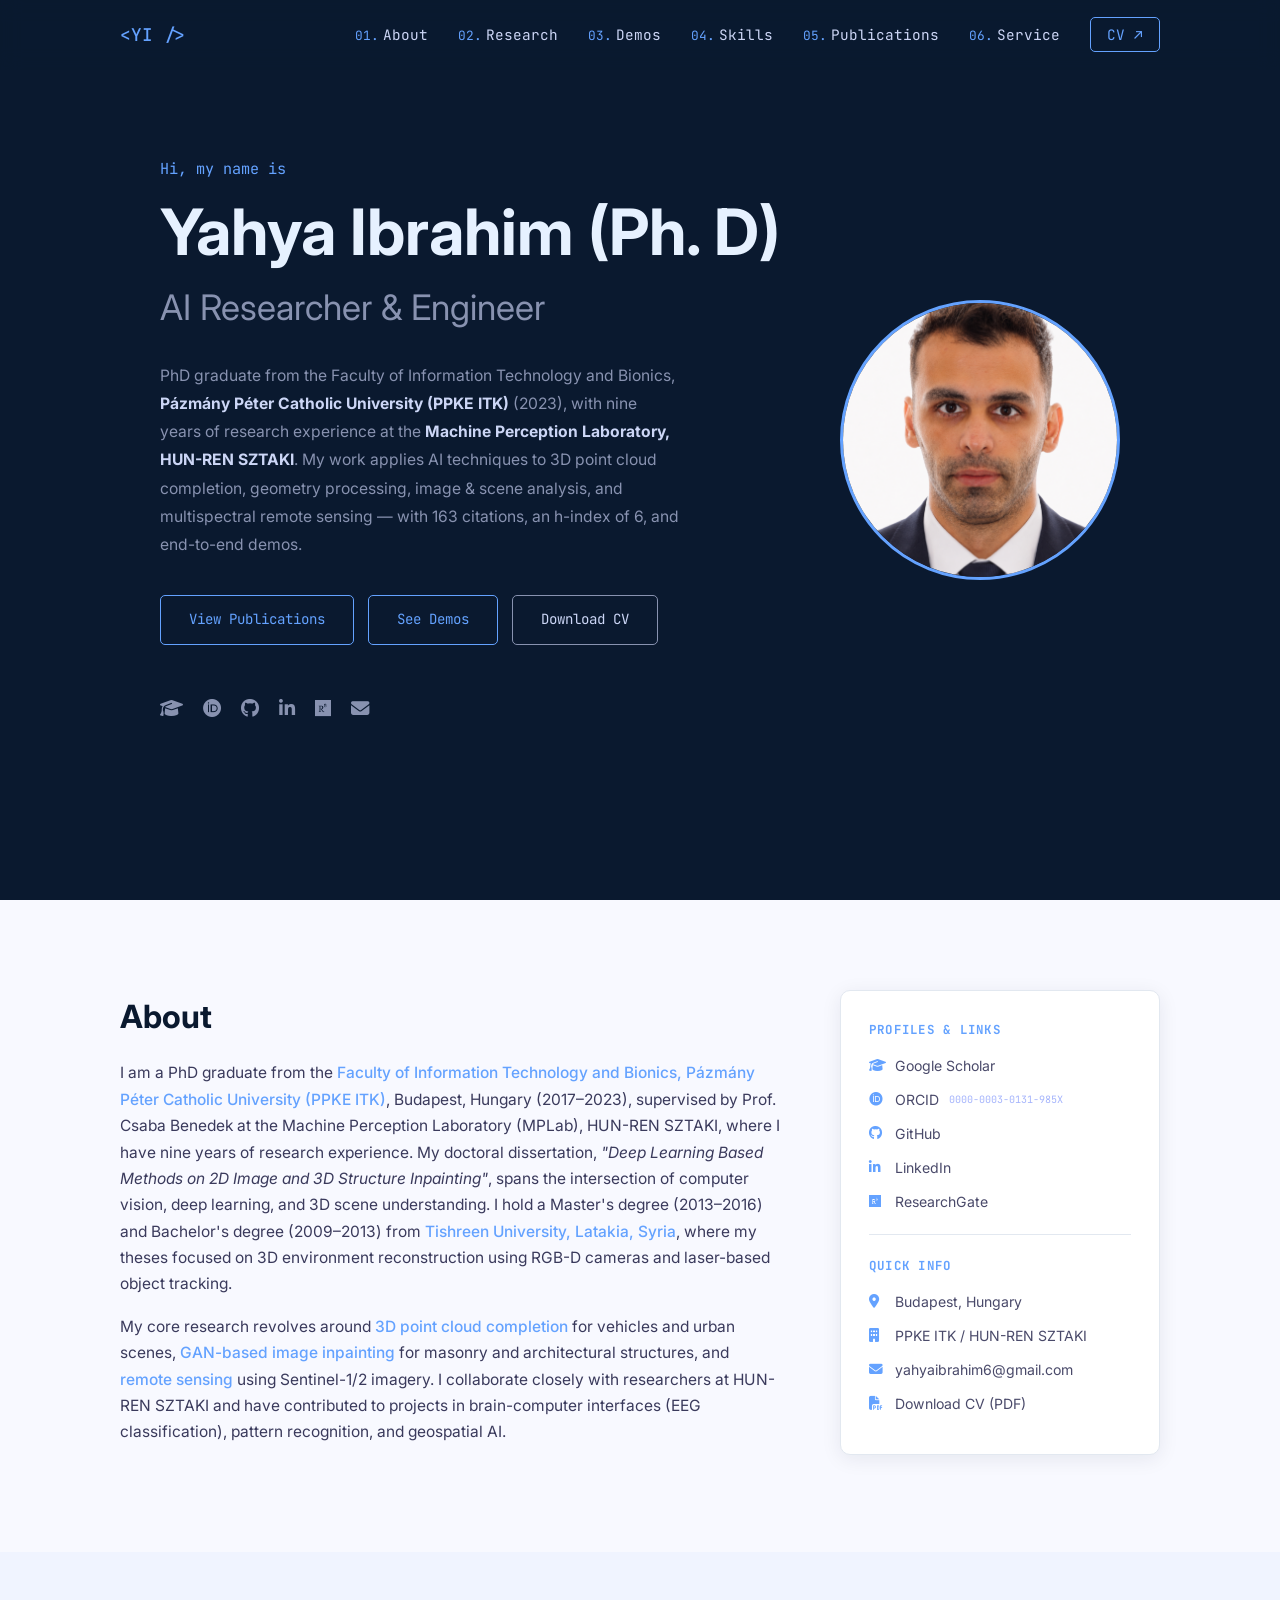
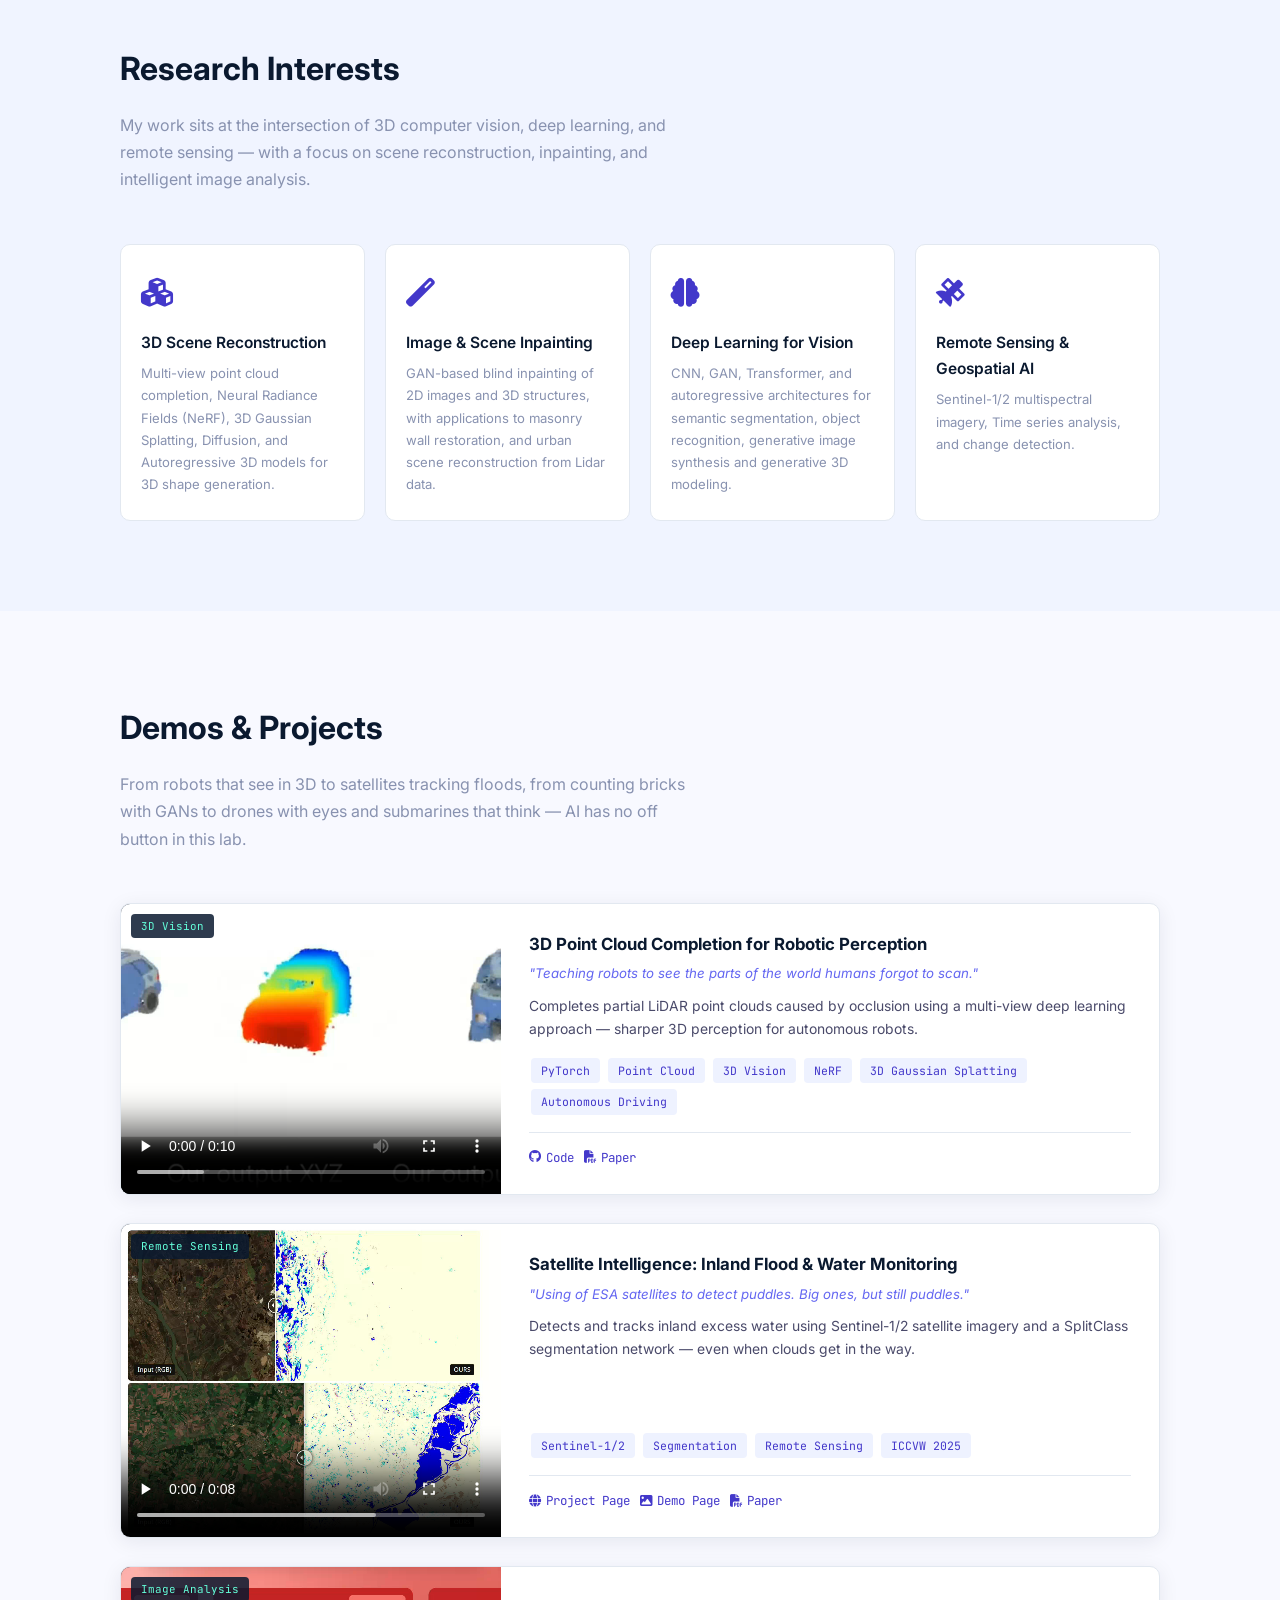
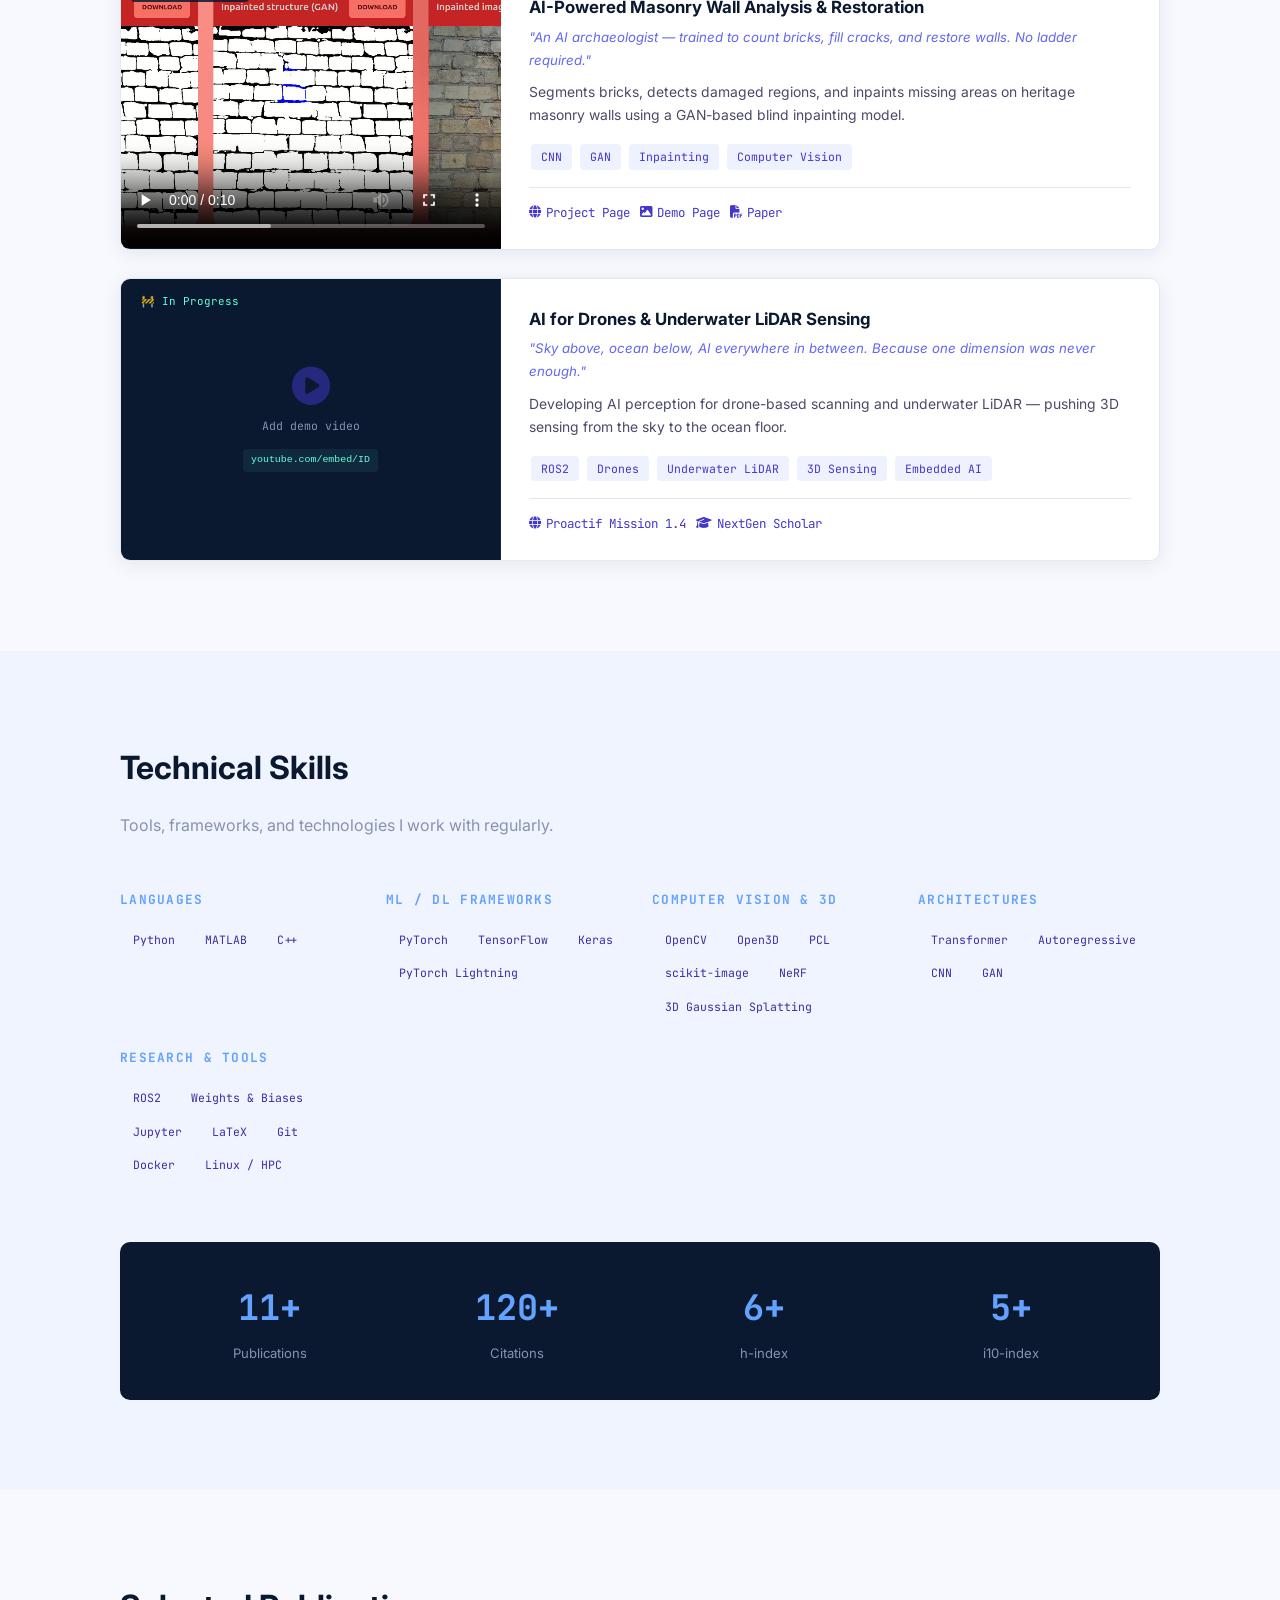
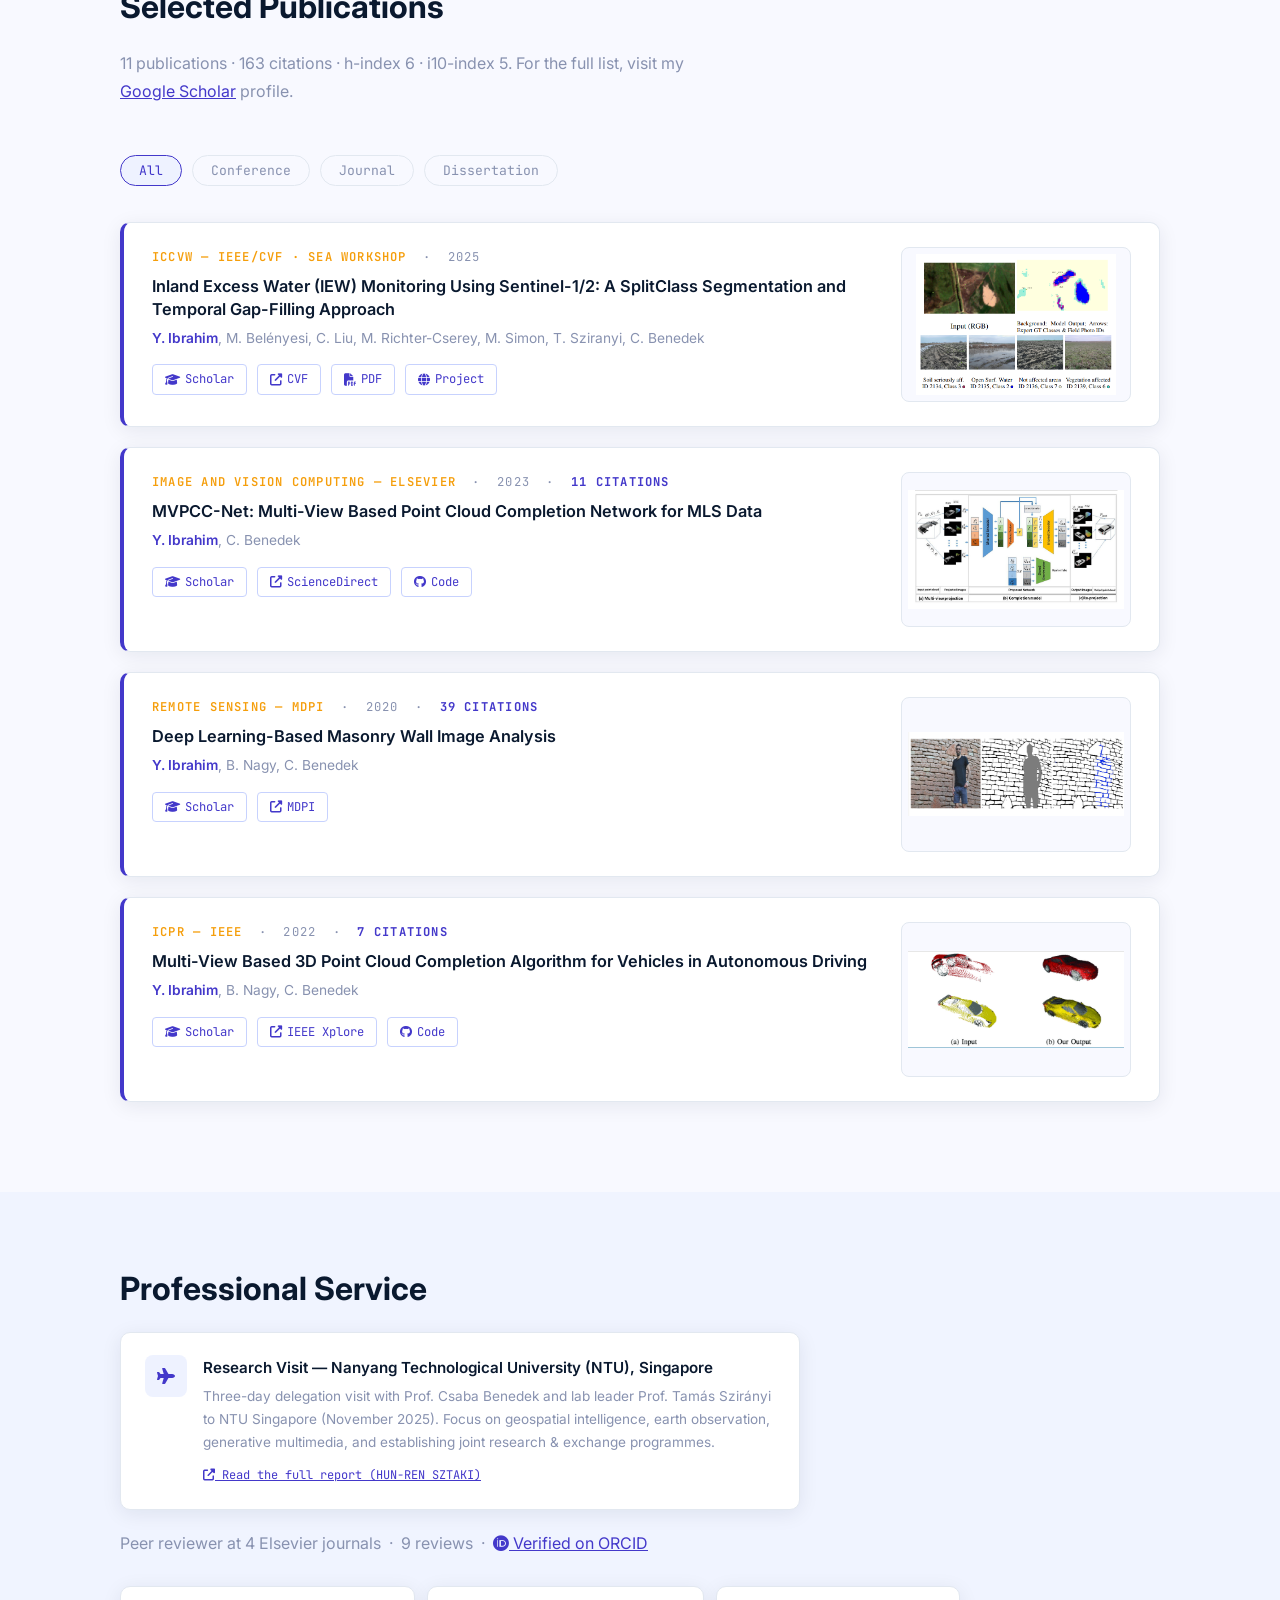
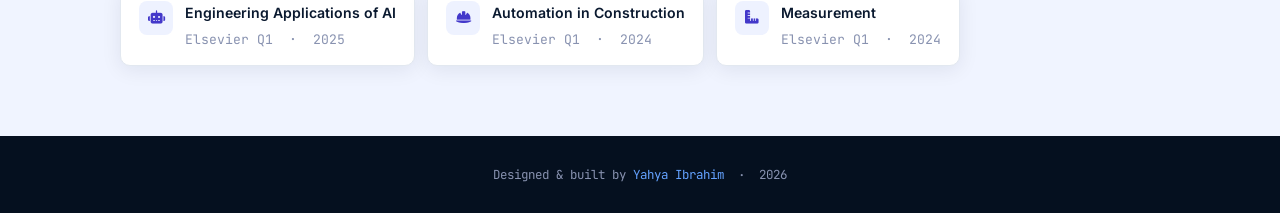
<file: index.html>
<!DOCTYPE html>
<html lang="en">
<head>
  <meta charset="UTF-8" />
  <meta name="viewport" content="width=device-width, initial-scale=1.0" />
  <title>Yahya Ibrahim — AI Researcher & Engineer</title>

  <!-- Fonts -->
  <link href="https://fonts.googleapis.com/css2?family=Inter:wght@300;400;500;600;700&family=JetBrains+Mono:wght@400;500&display=swap" rel="stylesheet" />
  <!-- Font Awesome -->
  <link rel="stylesheet" href="https://cdnjs.cloudflare.com/ajax/libs/font-awesome/6.5.0/css/all.min.css" />

  <style>
    /* ── Reset & Base ── */
    *, *::before, *::after { box-sizing: border-box; margin: 0; padding: 0; }

    :root {
      --navy:    #0a192f;
      --navy-2:  #112240;
      --navy-3:  #1e3a5f;
      --slate:   #8892b0;
      --light:   #ccd6f6;
      --white:   #e6f1ff;
      --accent:  #64a2ff;
      --accent2: #57cbff;
      --text:    #1a1a2e;
      --body-bg: #f8f9ff;
      --card-bg: #ffffff;
      --border:  #e2e8f0;
      --font:    'Inter', sans-serif;
      --mono:    'JetBrains Mono', monospace;
      --nav-h:   70px;
      --radius:  10px;
      --shadow:  0 4px 20px rgba(10,25,47,.08);
      --shadow-md: 0 8px 30px rgba(10,25,47,.12);
    }

    html { scroll-behavior: smooth; }

    body {
      font-family: var(--font);
      background: var(--body-bg);
      color: var(--text);
      line-height: 1.7;
    }

    a { color: inherit; text-decoration: none; }
    ul { list-style: none; }
    img { display: block; max-width: 100%; }

    section { padding: 90px 0; }
    .container { max-width: 1100px; margin: 0 auto; padding: 0 30px; }

    /* ── Typography helpers ── */
    .section-label {
      font-family: var(--mono);
      font-size: .8rem;
      color: #f97316;
      letter-spacing: .12em;
      text-transform: uppercase;
      margin-bottom: 8px;
    }
    .section-title {
      font-size: 2rem;
      font-weight: 700;
      color: var(--navy);
      margin-bottom: 16px;
    }
    .section-sub {
      color: var(--slate);
      max-width: 580px;
      margin-bottom: 50px;
    }
    .tag {
      display: inline-block;
      font-family: var(--mono);
      font-size: .72rem;
      background: #eef2ff;
      color: #4338ca;
      border-radius: 4px;
      padding: 3px 10px;
      margin: 3px 2px;
    }

    /* ── Navigation ── */
    nav {
      position: fixed;
      top: 0; left: 0; right: 0;
      height: var(--nav-h);
      background: rgba(10,25,47,.96);
      backdrop-filter: blur(10px);
      z-index: 1000;
      display: flex;
      align-items: center;
    }
    .nav-inner {
      max-width: 1100px;
      margin: 0 auto;
      padding: 0 30px;
      width: 100%;
      display: flex;
      align-items: center;
      justify-content: space-between;
    }
    .nav-logo {
      font-family: var(--mono);
      font-size: 1.1rem;
      color: var(--accent);
      font-weight: 500;
    }
    .nav-links {
      display: flex;
      gap: 30px;
      align-items: center;
    }
    .nav-links a {
      font-size: .9rem;
      color: var(--light);
      transition: color .2s;
      font-family: var(--mono);
    }
    .nav-links a:hover { color: var(--accent); }
    .nav-links .nav-num {
      color: var(--accent);
      margin-right: 4px;
      font-size: .8rem;
    }
    .nav-cv {
      border: 1px solid var(--accent);
      color: var(--accent) !important;
      padding: 7px 16px;
      border-radius: 5px;
      transition: background .2s !important;
    }
    .nav-cv:hover { background: rgba(100,255,218,.1) !important; }

    /* ── Hamburger (mobile) ── */
    .hamburger { display: none; cursor: pointer; flex-direction: column; gap: 5px; }
    .hamburger span { width: 24px; height: 2px; background: var(--light); border-radius: 2px; transition: .3s; }

    /* ── Hero ── */
    #hero {
      min-height: 100vh;
      background: var(--navy);
      display: flex;
      align-items: center;
      padding-top: var(--nav-h);
    }
    .hero-inner {
      display: grid;
      grid-template-columns: 1fr auto;
      gap: 60px;
      align-items: center;
    }
    .hero-greeting {
      font-family: var(--mono);
      font-size: .95rem;
      color: var(--accent);
      margin-bottom: 16px;
    }
    .hero-name {
      font-size: clamp(2.4rem, 5vw, 4rem);
      font-weight: 700;
      color: var(--white);
      line-height: 1.1;
      margin-bottom: 10px;
    }
    .hero-title {
      font-size: clamp(1.4rem, 3vw, 2.2rem);
      font-weight: 400;
      color: var(--slate);
      margin-bottom: 24px;
    }
    .hero-bio {
      color: var(--slate);
      max-width: 520px;
      font-size: .98rem;
      margin-bottom: 36px;
      line-height: 1.8;
    }
    .hero-buttons {
      display: flex;
      flex-wrap: wrap;
      gap: 14px;
      margin-bottom: 48px;
    }
    .btn-primary {
      background: transparent;
      border: 1px solid var(--accent);
      color: var(--accent);
      padding: 12px 28px;
      border-radius: 5px;
      font-family: var(--mono);
      font-size: .88rem;
      cursor: pointer;
      transition: background .2s;
    }
    .btn-primary:hover { background: rgba(100,255,218,.1); }
    .btn-ghost {
      background: transparent;
      border: 1px solid var(--slate);
      color: var(--light);
      padding: 12px 28px;
      border-radius: 5px;
      font-family: var(--mono);
      font-size: .88rem;
      cursor: pointer;
      transition: border-color .2s, color .2s;
    }
    .btn-ghost:hover { border-color: var(--accent); color: var(--accent); }

    /* Social strip */
    .hero-social {
      display: flex;
      gap: 20px;
      align-items: center;
    }
    .hero-social a {
      color: var(--slate);
      font-size: 1.15rem;
      transition: color .2s, transform .2s;
    }
    .hero-social a:hover { color: var(--accent); transform: translateY(-2px); }

    /* Photo */
    .hero-photo {
      position: relative;
      flex-shrink: 0;
    }
    .hero-photo-frame {
      width: 280px;
      height: 280px;
      border-radius: 50%;
      overflow: hidden;
      border: 3px solid var(--accent);
      background: var(--navy-2);
      display: flex;
      align-items: center;
      justify-content: center;
    }
    .hero-photo-frame img {
      width: 100%;
      height: 100%;
      object-fit: cover;
    }
    .hero-photo-frame .photo-placeholder {
      color: var(--slate);
      font-size: 5rem;
    }
    .hero-photo::after {
      content: '';
      position: absolute;
      width: 280px;
      height: 280px;
      border-radius: 50%;
      border: 2px solid var(--accent);
      top: 14px; left: 14px;
      z-index: -1;
      opacity: .4;
    }

    /* ── About ── */
    #about { background: var(--body-bg); }
    .about-grid {
      display: grid;
      grid-template-columns: 1fr 320px;
      gap: 60px;
      align-items: start;
    }
    .about-text p {
      color: #3a3a5c;
      margin-bottom: 16px;
      font-size: .97rem;
    }
    .about-text .highlight { color: var(--accent); font-weight: 500; }

    /* Quick-info sidebar */
    .about-sidebar {
      background: var(--card-bg);
      border: 1px solid var(--border);
      border-radius: var(--radius);
      padding: 28px;
      box-shadow: var(--shadow);
    }
    .about-sidebar h4 {
      font-size: .78rem;
      font-family: var(--mono);
      color: var(--accent);
      text-transform: uppercase;
      letter-spacing: .1em;
      margin-bottom: 14px;
    }
    .sidebar-links li { margin-bottom: 10px; }
    .sidebar-links a {
      display: flex;
      align-items: center;
      gap: 10px;
      font-size: .88rem;
      color: #4a4a6a;
      transition: color .2s;
    }
    .sidebar-links a:hover { color: var(--accent); }
    .sidebar-links i { width: 16px; color: var(--accent); font-size: .85rem; }
    .sidebar-divider { height: 1px; background: var(--border); margin: 20px 0; }

    /* ── Research Interests ── */
    #research { background: #f0f4ff; }
    .interests-grid {
      display: grid;
      grid-template-columns: repeat(auto-fill, minmax(220px, 1fr));
      gap: 20px;
    }
    .interest-card {
      background: var(--card-bg);
      border: 1px solid var(--border);
      border-radius: var(--radius);
      padding: 24px 20px;
      transition: transform .2s, box-shadow .2s, border-color .2s;
      cursor: default;
    }
    .interest-card:hover {
      transform: translateY(-4px);
      box-shadow: var(--shadow-md);
      border-color: #a5b4fc;
    }
    .interest-icon {
      font-size: 1.8rem;
      margin-bottom: 12px;
      color: #4338ca;
    }
    .interest-card h4 { font-size: .97rem; font-weight: 600; color: var(--navy); margin-bottom: 6px; }
    .interest-card p { font-size: .82rem; color: var(--slate); }

    /* ── Publications ── */
    #publications { background: var(--body-bg); }
    .pub-filters {
      display: flex;
      flex-wrap: wrap;
      gap: 10px;
      margin-bottom: 36px;
    }
    .pub-filter-btn {
      padding: 6px 18px;
      border: 1px solid var(--border);
      border-radius: 20px;
      font-size: .82rem;
      font-family: var(--mono);
      background: transparent;
      cursor: pointer;
      color: var(--slate);
      transition: .2s;
    }
    .pub-filter-btn.active, .pub-filter-btn:hover {
      border-color: #4338ca;
      color: #4338ca;
      background: #eef2ff;
    }
    .pub-list { display: flex; flex-direction: column; gap: 20px; }
    .pub-card {
      background: var(--card-bg);
      border: 1px solid var(--border);
      border-left: 4px solid #4338ca;
      border-radius: var(--radius);
      padding: 24px 28px;
      box-shadow: var(--shadow);
      transition: box-shadow .2s;
      display: grid;
      grid-template-columns: 1fr 230px;
      gap: 24px;
      align-items: start;
    }
    .pub-card:hover { box-shadow: var(--shadow-md); }
    .pub-card-img {
      width: 230px;
      height: 155px;
      border-radius: 8px;
      overflow: hidden;
      border: 1px solid var(--border);
      flex-shrink: 0;
      align-self: center;
      background: #f8f9ff;
      display: flex;
      align-items: center;
      justify-content: center;
      padding: 6px;
    }
    .pub-card-img img {
      width: 100%;
      height: 100%;
      object-fit: contain;
      transition: transform .35s;
      display: block;
    }
    .pub-card:hover .pub-card-img img { transform: scale(1.04); }
    .pub-img-empty {
      width: 100%;
      height: 100%;
      display: flex;
      flex-direction: column;
      align-items: center;
      justify-content: center;
      gap: 7px;
      border: 2px dashed #c7d2fe;
      border-radius: 8px;
      background: #f5f7ff;
      color: #818cf8;
      font-size: .7rem;
      font-family: var(--mono);
      text-align: center;
      padding: 14px;
      transition: border-color .2s, background .2s;
    }
    .pub-img-empty:hover { border-color: #6366f1; background: #eef2ff; }
    .pub-img-empty i { font-size: 1.6rem; opacity: .6; }
    .pub-venue {
      font-family: var(--mono);
      font-size: .76rem;
      color: var(--slate);
      text-transform: uppercase;
      letter-spacing: .1em;
      margin-bottom: 8px;
    }
    .pub-venue .venue-name {
      color: #f59e0b;
      font-weight: 600;
    }
    .pub-title {
      font-size: 1.02rem;
      font-weight: 600;
      color: var(--navy);
      margin-bottom: 6px;
      line-height: 1.4;
    }
    .pub-authors {
      font-size: .86rem;
      color: var(--slate);
      margin-bottom: 14px;
    }
    .pub-authors .me { font-weight: 600; color: #4338ca; }
    .pub-links { display: flex; flex-wrap: wrap; gap: 10px; }
    .pub-link {
      display: flex;
      align-items: center;
      gap: 5px;
      font-family: var(--mono);
      font-size: .76rem;
      color: #4338ca;
      border: 1px solid #c7d2fe;
      border-radius: 4px;
      padding: 4px 12px;
      transition: background .2s;
    }
    .pub-link:hover { background: #eef2ff; }

    /* ── Professional Service ── */
    #service { background: #f0f4ff; padding: 70px 0; }
    .service-grid {
      display: grid;
      grid-template-columns: 1fr 1fr;
      gap: 24px;
      margin-top: 40px;
    }
    .service-card {
      background: var(--card-bg);
      border: 1px solid var(--border);
      border-radius: var(--radius);
      padding: 22px 24px;
      box-shadow: var(--shadow);
      display: flex;
      gap: 16px;
      align-items: flex-start;
      transition: box-shadow .2s;
    }
    .service-card:hover { box-shadow: var(--shadow-md); }
    .service-icon {
      width: 42px; height: 42px;
      border-radius: 8px;
      background: #eef2ff;
      display: flex; align-items: center; justify-content: center;
      flex-shrink: 0;
      color: #4338ca;
      font-size: 1rem;
    }
    .service-card h4 { font-size: .95rem; font-weight: 600; color: var(--navy); margin-bottom: 4px; }
    .service-card p { font-size: .82rem; color: var(--slate); margin-bottom: 0; }
    .service-meta {
      font-family: var(--mono);
      font-size: .72rem;
      color: #a5b4fc;
      margin-top: 6px;
    }
    .orcid-badge {
      display: inline-flex;
      align-items: center;
      gap: 8px;
      background: #f0fdf4;
      border: 1px solid #bbf7d0;
      border-radius: 6px;
      padding: 8px 16px;
      font-size: .82rem;
      color: #16a34a;
      margin-top: 16px;
      text-decoration: none;
      transition: background .2s;
    }
    .orcid-badge:hover { background: #dcfce7; }
    .orcid-badge i { font-size: 1.1rem; }
    @media (max-width: 700px) { .service-grid { grid-template-columns: 1fr; } }

    /* ── Demos / Projects ── */
    /* ── Demos ── */
    #demos { background: var(--body-bg); }
    .demo-list { display: flex; flex-direction: column; gap: 28px; }
    .demo-item {
      background: var(--card-bg);
      border: 1px solid var(--border);
      border-radius: var(--radius);
      overflow: hidden;
      box-shadow: var(--shadow);
      display: grid;
      grid-template-columns: 380px 1fr;
      transition: box-shadow .25s;
      min-height: 220px;
    }
    .demo-item:hover { box-shadow: var(--shadow-md); }
    .demo-video-col {
      position: relative;
      background: var(--navy);
      overflow: hidden;
      display: flex;
      flex-direction: column;
    }
    .demo-video-col iframe,
    .demo-video-col video {
      width: 100%;
      flex: 1;
      min-height: 0;
      object-fit: cover;
      display: block;
      border: none;
    }
    .demo-video-empty {
      position: absolute;
      top: 0; left: 0; right: 0; bottom: 0;
      display: flex;
      flex-direction: column;
      align-items: center;
      justify-content: center;
      gap: 10px;
      color: var(--slate);
      font-family: var(--mono);
      font-size: .72rem;
      text-align: center;
      padding: 20px;
      cursor: default;
      border-right: 1px solid rgba(100,255,218,.08);
    }
    .demo-video-empty i { font-size: 2.4rem; color: #4338ca; opacity: .5; }
    .demo-video-empty code {
      font-size: .62rem;
      color: #64ffda;
      background: rgba(100,255,218,.07);
      padding: 3px 8px;
      border-radius: 4px;
      margin-top: 4px;
    }
    .demo-video-label {
      position: absolute;
      top: 10px; left: 10px;
      font-family: var(--mono);
      font-size: .68rem;
      color: #64ffda;
      background: rgba(10,25,47,.85);
      padding: 3px 10px;
      border-radius: 4px;
      z-index: 1;
    }
    .demo-text-col { padding: 26px 28px; display: flex; flex-direction: column; }
    .demo-text-col h4 { font-size: 1.05rem; font-weight: 700; color: var(--navy); margin-bottom: 4px; }
    .demo-funny { font-size: .83rem; color: #6366f1; font-style: italic; margin-bottom: 10px; }
    .demo-desc { font-size: .87rem; color: #4a4a6a; margin-bottom: 14px; flex: 1; line-height: 1.65; }
    .demo-tags { margin-bottom: 14px; }
    .demo-links { display: flex; flex-wrap: wrap; gap: 10px; border-top: 1px solid var(--border); padding-top: 14px; margin-top: auto; }
    .demo-btn {
      display: flex; align-items: center; gap: 5px;
      font-size: .78rem; font-family: var(--mono);
      color: #4338ca; transition: color .2s;
    }
    .demo-btn:hover { color: #f97316; }
    .demo-wip {
      display: inline-flex; align-items: center; gap: 6px;
      font-family: var(--mono); font-size: .7rem;
      color: #f97316; background: #fff7ed;
      border: 1px solid #fed7aa; border-radius: 4px;
      padding: 3px 10px; margin-left: auto;
    }
    @media (max-width: 800px) {
      .demo-item { grid-template-columns: 1fr; }
      .demo-video-col { min-height: 210px; }
    }

    /* ── Skills ── */
    #skills { background: #f0f4ff; }
    .skills-grid {
      display: grid;
      grid-template-columns: repeat(auto-fill, minmax(200px, 1fr));
      gap: 24px;
    }
    .skill-group h4 {
      font-family: var(--mono);
      font-size: .8rem;
      color: var(--accent);
      text-transform: uppercase;
      letter-spacing: .1em;
      margin-bottom: 12px;
    }
    .skill-group .tag { background: #f0f4ff; color: #3730a3; margin: 4px 3px; }

    /* Stats bar */
    .stats-row {
      display: grid;
      grid-template-columns: repeat(4, 1fr);
      gap: 20px;
      background: var(--navy);
      border-radius: var(--radius);
      padding: 36px;
      margin-top: 60px;
    }
    .stat-item { text-align: center; }
    .stat-num {
      font-size: 2.2rem;
      font-weight: 700;
      color: var(--accent);
      font-family: var(--mono);
      margin-bottom: 4px;
    }
    .stat-label { font-size: .82rem; color: var(--slate); }

    /* ── Footer ── */
    footer {
      background: #05101f;
      color: var(--slate);
      text-align: center;
      padding: 28px 30px;
      font-family: var(--mono);
      font-size: .78rem;
    }
    footer a { color: var(--accent); }

    /* ── Scroll indicator ── */
    .scroll-line {
      position: fixed;
      top: 0; left: 0;
      height: 3px;
      background: var(--accent);
      z-index: 9999;
      transition: width .1s;
    }

    /* ── Mobile ── */
    @media (max-width: 900px) {
      .hero-inner { grid-template-columns: 1fr; text-align: center; }
      .hero-photo { margin: 0 auto; }
      .hero-buttons, .hero-social { justify-content: center; }
      .about-grid { grid-template-columns: 1fr; }
      .stats-row { grid-template-columns: repeat(2, 1fr); }
      .nav-links { display: none; flex-direction: column; position: absolute; top: var(--nav-h); left: 0; right: 0; background: var(--navy); padding: 20px 30px; gap: 16px; }
      .nav-links.open { display: flex; }
      .hamburger { display: flex; }
    }
    @media (max-width: 700px) {
      .pub-card { grid-template-columns: 1fr; }
      .pub-card-img { width: 100%; height: 180px; order: -1; }
    }
    @media (max-width: 600px) {
      .stats-row { grid-template-columns: 1fr 1fr; padding: 24px; }
      section { padding: 60px 0; }
    }
  </style>
</head>
<body>

<!-- Scroll progress bar -->
<div class="scroll-line" id="scrollLine"></div>

<!-- ── Navigation ── -->
<nav>
  <div class="nav-inner">
    <a href="#hero" class="nav-logo">&lt;YI /&gt;</a>
    <ul class="nav-links" id="navLinks">
      <li><a href="#about"><span class="nav-num">01.</span>About</a></li>
      <li><a href="#research"><span class="nav-num">02.</span>Research</a></li>
      <li><a href="#demos"><span class="nav-num">03.</span>Demos</a></li>
      <li><a href="#skills"><span class="nav-num">04.</span>Skills</a></li>
      <li><a href="#publications"><span class="nav-num">05.</span>Publications</a></li>
      <li><a href="#service"><span class="nav-num">06.</span>Service</a></li>
      <li><a href="assets/Yahya_Ibrahim_PhD_Resume.pdf" target="_blank" class="nav-cv">CV ↗</a></li>
    </ul>
    <div class="hamburger" id="hamburger" onclick="toggleNav()">
      <span></span><span></span><span></span>
    </div>
  </div>
</nav>

<!-- ── Hero ── -->
<section id="hero">
  <div class="container">
    <div class="hero-inner">
      <div>
        <p class="hero-greeting">Hi, my name is</p>
        <h1 class="hero-name">Yahya Ibrahim (Ph. D)</h1>
        <h2 class="hero-title">AI Researcher &amp; Engineer</h2>
        <p class="hero-bio">
          PhD graduate from the Faculty of Information Technology and Bionics,
          <a href="https://ppke.hu/oktatok/ibrahim-yahya-dr" target="_blank" rel="noopener" style="color:var(--light)"><strong>Pázmány Péter Catholic University (PPKE ITK)</strong></a> (2023),
          with nine years of research experience at the
          <a href="https://sztaki.hun-ren.hu/en/organisation/departments/mplab" target="_blank" rel="noopener" style="color:var(--light)"><strong>Machine Perception Laboratory, HUN-REN SZTAKI</strong></a>.
          My work applies AI techniques to 3D point cloud completion, geometry processing, image &amp; scene analysis,
          and multispectral remote sensing — with 163 citations, an h-index of 6, and end-to-end demos.
        </p>
        <div class="hero-buttons">
          <a href="#publications" class="btn-primary">View Publications</a>
          <a href="#demos" class="btn-primary">See Demos</a>
          <a href="assets/Yahya_Ibrahim_PhD_Resume.pdf" target="_blank" rel="noopener" class="btn-ghost">Download CV</a>
        </div>
        <div class="hero-social">
          <a href="https://scholar.google.com/citations?user=1ShbTvIAAAAJ&hl=en" title="Google Scholar" target="_blank" rel="noopener"><i class="fas fa-graduation-cap"></i></a>
          <a href="https://orcid.org/0000-0003-0131-985X" title="ORCID" target="_blank" rel="noopener"><i class="fab fa-orcid"></i></a>
          <a href="#" title="GitHub" target="_blank" rel="noopener"><i class="fab fa-github"></i></a>
          <a href="https://www.linkedin.com/in/yahya-ibrahim-a2b756108/" title="LinkedIn" target="_blank" rel="noopener"><i class="fab fa-linkedin-in"></i></a>
          <a href="https://www.researchgate.net/profile/Yahya-Ibrahim?ev=hdr_xprf" title="ResearchGate" target="_blank" rel="noopener"><i class="fab fa-researchgate"></i></a>
          <a href="mailto:yahyaibrahim6@gmail.com" title="Email"><i class="fas fa-envelope"></i></a>
        </div>
      </div>

      <!-- Profile photo -->
      <div class="hero-photo">
        <div class="hero-photo-frame">
          <!-- TODO: Replace with your photo: <img src="your-photo.jpg" alt="Yahya Ibrahim"> -->
         
            <img src="assets/yahya_tie.png" alt="Yahya Ibrahim", style="object-fit: cover; width: 100%; height: 100%;">
          <div class="photo-overlay"></div>
        </div>
      </div>
    </div>
  </div>
</section>

<!-- ── About ── -->
<section id="about">
  <div class="container">
    <div class="about-grid">
      <!-- Bio text -->
      <div class="about-text">
        <h2 class="section-title">About</h2>
        <p>
          I am a PhD graduate from the <span class="highlight">Faculty of Information Technology and Bionics,
          Pázmány Péter Catholic University (PPKE ITK)</span>, Budapest, Hungary (2017–2023),
          supervised by Prof. Csaba Benedek at the Machine Perception Laboratory (MPLab),
          HUN-REN SZTAKI, where I have nine years of research experience. My doctoral dissertation,
          <em>"Deep Learning Based Methods on 2D Image and 3D Structure Inpainting"</em>,
          spans the intersection of computer vision, deep learning, and 3D scene understanding.
          I hold a Master's degree (2013–2016) and Bachelor's degree (2009–2013) from
          <span class="highlight">Tishreen University, Latakia, Syria</span>, where my theses focused
          on 3D environment reconstruction using RGB-D cameras and laser-based object tracking.
        </p>
        <p>
          My core research revolves around <span class="highlight">3D point cloud completion</span>
          for vehicles and urban scenes, <span class="highlight">GAN-based image inpainting</span>
          for masonry and architectural structures, and <span class="highlight">remote sensing</span>
          using Sentinel-1/2 imagery. I collaborate closely with researchers at HUN-REN SZTAKI
          and have contributed to projects in brain-computer interfaces (EEG classification),
          pattern recognition, and geospatial AI.
        </p>
      </div>

      <!-- Sidebar -->
      <aside class="about-sidebar">
        <h4>Profiles &amp; Links</h4>
        <ul class="sidebar-links">
          <li><a href="https://scholar.google.com/citations?user=1ShbTvIAAAAJ&hl=en" target="_blank"><i class="fas fa-graduation-cap"></i> Google Scholar</a></li>
          <li><a href="https://orcid.org/0000-0003-0131-985X" target="_blank"><i class="fab fa-orcid"></i> ORCID <span style="font-family:var(--mono);font-size:.72em;color:#a5b4fc">0000-0003-0131-985X</span></a></li>
          <li><a href="#" target="_blank"><i class="fab fa-github"></i> GitHub</a></li>
          <li><a href="https://www.linkedin.com/in/yahya-ibrahim-a2b756108/" target="_blank"><i class="fab fa-linkedin-in"></i> LinkedIn</a></li>
          <li><a href="https://www.researchgate.net/profile/Yahya-Ibrahim?ev=hdr_xprf" target="_blank"><i class="fab fa-researchgate"></i> ResearchGate</a></li>
        </ul>
        <div class="sidebar-divider"></div>
        <h4>Quick Info</h4>
        <ul class="sidebar-links">
          <li><a href="#"><i class="fas fa-map-marker-alt"></i> Budapest, Hungary</a></li>
          <li><a href="https://itk.ppke.hu/en" target="_blank"><i class="fas fa-building"></i> PPKE ITK / HUN-REN SZTAKI</a></li>
          <li><a href="mailto:yahyaibrahim6@gmail.com"><i class="fas fa-envelope"></i> yahyaibrahim6@gmail.com</a></li>
          <li><a href="assets/Yahya_Ibrahim_PhD_Resume.pdf" target="_blank" rel="noopener"><i class="fas fa-file-pdf"></i> Download CV (PDF)</a></li>
        </ul>
      </aside>
    </div>
  </div>
</section>

<!-- ── Research Interests ── -->
<section id="research">
  <div class="container">
    <h2 class="section-title">Research Interests</h2>
    <p class="section-sub">
      My work sits at the intersection of 3D computer vision, deep learning, and remote sensing —
      with a focus on scene reconstruction, inpainting, and intelligent image analysis.
    </p>
    <div class="interests-grid">

      <div class="interest-card">
        <div class="interest-icon"><i class="fas fa-cubes"></i></div>
        <h4>3D Scene Reconstruction</h4>
        <p>Multi-view point cloud completion, Neural Radiance Fields (NeRF), 3D Gaussian Splatting, Diffusion, and Autoregressive 3D models for 3D shape generation.</p>
      </div>

      <div class="interest-card">
        <div class="interest-icon"><i class="fas fa-magic"></i></div>
        <h4>Image &amp; Scene Inpainting</h4>
        <p>GAN-based blind inpainting of 2D images and 3D structures, with applications to masonry wall restoration, and urban scene reconstruction from Lidar data.</p>
      </div>

      <div class="interest-card">
        <div class="interest-icon"><i class="fas fa-brain"></i></div>
        <h4>Deep Learning for Vision</h4>
        <p>CNN, GAN, Transformer, and autoregressive architectures for semantic segmentation, object recognition, generative image synthesis and generative 3D modeling.</p>
      </div>

      <div class="interest-card">
        <div class="interest-icon"><i class="fas fa-satellite"></i></div>
        <h4>Remote Sensing &amp; Geospatial AI</h4>
        <p>Sentinel-1/2 multispectral imagery, Time series analysis, and change detection.</p>
      </div>
<!-- ── Research Interests ── 
      <div class="interest-card">
        <div class="interest-icon"><i class="fas fa-building"></i></div>
        <h4>Architectural Image Analysis</h4>
        <p>Masonry wall segmentation, brick detection, and style transfer for heritage structure documentation.</p>
      </div>

      <div class="interest-card">
        <div class="interest-icon"><i class="fas fa-wave-square"></i></div>
        <h4>Brain-Computer Interfaces</h4>
        <p>Multi-class classification of motor imagery EEG signals for BCI applications using deep learning.</p>
      </div>
  -->    
    </div>
  </div>
</section>

<!-- ── Demos / Projects ── -->
<section id="demos">
  <div class="container">
    <h2 class="section-title">Demos &amp; Projects</h2>
    <p class="section-sub">
      From robots that see in 3D to satellites tracking floods, from counting bricks with GANs
      to drones with eyes and submarines that think — AI has no off button in this lab.
    </p>

    <div class="demo-list">

      <!-- ① 3D Vision for Robots -->
      <div class="demo-item">
        <div class="demo-video-col">
          <span class="demo-video-label">3D Vision</span>
          <video controls>
            <source src="videos/MVPCC.webm" type="video/webm">
          </video>
        </div>
        <div class="demo-text-col">
          <h4>3D Point Cloud Completion for Robotic Perception</h4>
          <p class="demo-funny">"Teaching robots to see the parts of the world humans forgot to scan."</p>
          <p class="demo-desc">Completes partial LiDAR point clouds caused by occlusion using a multi-view deep learning approach — sharper 3D perception for autonomous robots.</p>
          <div class="demo-tags">
            <span class="tag">PyTorch</span>
            <span class="tag">Point Cloud</span>
            <span class="tag">3D Vision</span>
            <span class="tag">NeRF</span>
            <span class="tag">3D Gaussian Splatting</span>
            <span class="tag">Autonomous Driving</span>
          </div>
          <div class="demo-links">
            <a href="https://github.com/sztaki-geocomp/Multi-view-3d-completion" class="demo-btn" target="_blank" rel="noopener"><i class="fab fa-github"></i> Code</a>
            <a href="https://www.sciencedirect.com/science/article/pii/S0262885623000495" class="demo-btn" target="_blank" rel="noopener"><i class="fas fa-file-pdf"></i> Paper</a>
          </div>
        </div>
      </div>

      <!-- ② Remote Sensing / IEW -->
      <div class="demo-item">
        <div class="demo-video-col">
          <span class="demo-video-label">Remote Sensing</span>
          <video controls>
            <source src="videos/satellite.webm" type="video/webm">
          </video>
        </div>
        <div class="demo-text-col">
          <h4>Satellite Intelligence: Inland Flood &amp; Water Monitoring</h4>
          <p class="demo-funny">"Using of ESA satellites to detect puddles. Big ones, but still puddles."</p>
          <p class="demo-desc">Detects and tracks inland excess water using Sentinel-1/2 satellite imagery and a SplitClass segmentation network — even when clouds get in the way.</p>
          <div class="demo-tags">
            <span class="tag">Sentinel-1/2</span>
            <span class="tag">Segmentation</span>
            <span class="tag">Remote Sensing</span>
            <span class="tag">ICCVW 2025</span>
          </div>
          <div class="demo-links">
            <a href="https://waterdetection.github.io/water_detection/" class="demo-btn" target="_blank" rel="noopener"><i class="fas fa-globe"></i> Project Page</a>
            <a href="https://huggingface.co/spaces/Yahyasztaki/water_flooding_1" class="demo-btn" target="_blank" rel="noopener"><i class="fas fa-image"></i> Demo Page</a>
            <a href="https://openaccess.thecvf.com/content/ICCV2025W/SEA/papers/Ibrahim_Inland_Excess_Water_IEW_Monitoring_Using_Sentinel-12_A_SplitClass_Segmentation_ICCVW_2025_paper.pdf" class="demo-btn" target="_blank" rel="noopener"><i class="fas fa-file-pdf"></i> Paper</a>
          </div>
        </div>
      </div>

      <!-- ③ Masonry / Image Analysis -->
      <div class="demo-item">
        <div class="demo-video-col">
          <span class="demo-video-label">Image Analysis</span>
          <video controls>
            <source src="videos/masonry.webm" type="video/webm">
          </video>
        </div>
        <div class="demo-text-col">
          <h4>AI-Powered Masonry Wall Analysis &amp; Restoration</h4>
          <p class="demo-funny">"An AI archaeologist — trained to count bricks, fill cracks, and restore walls. No ladder required."</p>
          <p class="demo-desc">Segments bricks, detects damaged regions, and inpaints missing areas on heritage masonry walls using a GAN-based blind inpainting model.</p>
          <div class="demo-tags">
            <span class="tag">CNN</span>
            <span class="tag">GAN</span>
            <span class="tag">Inpainting</span>
            <span class="tag">Computer Vision</span>
          </div>
          <div class="demo-links">
            <a href="http://mplab.sztaki.hu/geocomp/masonryWallAnalysis" class="demo-btn" target="_blank" rel="noopener"><i class="fas fa-globe"></i> Project Page</a>
            <a href="https://imgproc.mplab.sztaki.hu/i" class="demo-btn" target="_blank" rel="noopener"><i class="fas fa-image"></i> Demo Page</a>
            <a href="https://www.mdpi.com/2072-4292/12/23/3918" class="demo-btn" target="_blank" rel="noopener"><i class="fas fa-file-pdf"></i> Paper</a>
          </div>
        </div>
      </div>

      <!-- ④ Drones + Underwater LiDAR -->
      <div class="demo-item">
        <div class="demo-video-col">
          <span class="demo-video-label">🚧 In Progress</span>
          <div class="demo-video-empty">
            <i class="fas fa-play-circle"></i>
            <span>Add demo video</span>
            <code>youtube.com/embed/ID</code>
          </div>
        </div>
        <div class="demo-text-col">
          <h4>AI for Drones &amp; Underwater LiDAR Sensing</h4>
          <p class="demo-funny">"Sky above, ocean below, AI everywhere in between. Because one dimension was never enough."</p>
          <p class="demo-desc">Developing AI perception for drone-based scanning and underwater LiDAR — pushing 3D sensing from the sky to the ocean floor.</p>
          <div class="demo-tags">
            <span class="tag">ROS2</span>
            <span class="tag">Drones</span>
            <span class="tag">Underwater LiDAR</span>
            <span class="tag">3D Sensing</span>
            <span class="tag">Embedded AI</span>
          </div>
          <div class="demo-links">
            <a href="https://proactif-project.eu/emergency-management-and-first-response/#pilot4" class="demo-btn" target="_blank" rel="noopener"><i class="fas fa-globe"></i> Proactif Mission 1.4</a>
            <a href="https://scholar.google.com/citations?view_op=view_citation&hl=en&user=1ShbTvIAAAAJ&citation_for_view=1ShbTvIAAAAJ:roLk4NBRz8UC" class="demo-btn" target="_blank" rel="noopener"><i class="fas fa-graduation-cap"></i> NextGen Scholar</a>
          </div>
        </div>
      </div>

    </div>
  </div>
</section>

<!-- ── Skills ── -->
<section id="skills">
  <div class="container">
    <h2 class="section-title">Technical Skills</h2>
    <p class="section-sub">Tools, frameworks, and technologies I work with regularly.</p>

    <div class="skills-grid">
      <div class="skill-group">
        <h4>Languages</h4>
        <span class="tag">Python</span>
        <span class="tag">MATLAB</span>
        <span class="tag">C++</span>
      </div>
      <div class="skill-group">
        <h4>ML / DL Frameworks</h4>
        <span class="tag">PyTorch</span>
        <span class="tag">TensorFlow</span>
        <span class="tag">Keras</span>
        <span class="tag">PyTorch Lightning</span>
      </div>
      <div class="skill-group">
        <h4>Computer Vision &amp; 3D</h4>
        <span class="tag">OpenCV</span>
        <span class="tag">Open3D</span>
        <span class="tag">PCL</span>
        <span class="tag">scikit-image</span>
        <span class="tag">NeRF</span>
        <span class="tag">3D Gaussian Splatting</span>
      </div>
      <div class="skill-group">
        <h4>Architectures</h4>
        <span class="tag">Transformer</span>
        <span class="tag">Autoregressive</span>
        <span class="tag">CNN</span>
        <span class="tag">GAN</span>
      </div>
      <div class="skill-group">
        <h4>Research &amp; Tools</h4>
        <span class="tag">ROS2</span>
        <span class="tag">Weights &amp; Biases</span>
        <span class="tag">Jupyter</span>
        <span class="tag">LaTeX</span>
        <span class="tag">Git</span>
        <span class="tag">Docker</span>
        <span class="tag">Linux / HPC</span>
      </div>
    </div>

    <!-- Stats bar -->
    <div class="stats-row">
      <div class="stat-item">
        <div class="stat-num">11</div>
        <div class="stat-label">Publications</div>
      </div>
      <div class="stat-item">
        <div class="stat-num">163</div>
        <div class="stat-label">Citations</div>
      </div>
      <div class="stat-item">
        <div class="stat-num">6</div>
        <div class="stat-label">h-index</div>
      </div>
      <div class="stat-item">
        <div class="stat-num">5</div>
        <div class="stat-label">i10-index</div>
      </div>
    </div>
  </div>
</section>

<!-- ── Publications ── -->
<section id="publications">
  <div class="container">
    <h2 class="section-title">Selected Publications</h2>
    <p class="section-sub">
      11 publications · 163 citations · h-index 6 · i10-index 5.
      For the full list, visit my
      <a href="https://scholar.google.com/citations?user=1ShbTvIAAAAJ&hl=en" style="color:#4338ca; text-decoration:underline;" target="_blank">Google Scholar</a> profile.
    </p>

    <div class="pub-filters">
      <button class="pub-filter-btn active">All</button>
      <button class="pub-filter-btn">Conference</button>
      <button class="pub-filter-btn">Journal</button>
      <button class="pub-filter-btn">Dissertation</button>
    </div>

    <div class="pub-list">

      <!-- ① IEW — ICCVW 2025 -->
      <div class="pub-card">
        <div>
          <p class="pub-venue">
            <span class="venue-name">ICCVW — IEEE/CVF · SEA Workshop</span> &nbsp;·&nbsp; 2025
          </p>
          <h3 class="pub-title">Inland Excess Water (IEW) Monitoring Using Sentinel-1/2: A SplitClass Segmentation and Temporal Gap-Filling Approach</h3>
          <p class="pub-authors">
            <span class="me">Y. Ibrahim</span>, M. Belényesi, C. Liu, M. Richter-Cserey, M. Simon, T. Sziranyi, C. Benedek
          </p>
          <div class="pub-links">
            <a href="https://scholar.google.com/citations?view_op=view_citation&hl=en&user=1ShbTvIAAAAJ&citation_for_view=1ShbTvIAAAAJ:_FxGoFyzp5QC"
               class="pub-link" target="_blank" rel="noopener"><i class="fas fa-graduation-cap"></i> Scholar</a>
            <a href="https://openaccess.thecvf.com/content/ICCV2025W/SEA/html/Ibrahim_Inland_Excess_Water_IEW_Monitoring_Using_Sentinel-12_A_SplitClass_Segmentation_ICCVW_2025_paper.html"
               class="pub-link" target="_blank" rel="noopener"><i class="fas fa-external-link-alt"></i> CVF</a>
            <a href="https://openaccess.thecvf.com/content/ICCV2025W/SEA/papers/Ibrahim_Inland_Excess_Water_IEW_Monitoring_Using_Sentinel-12_A_SplitClass_Segmentation_ICCVW_2025_paper.pdf"
               class="pub-link" target="_blank" rel="noopener"><i class="fas fa-file-pdf"></i> PDF</a>
            <a href="https://waterdetection.github.io/water_detection/"
               class="pub-link" target="_blank" rel="noopener"><i class="fas fa-globe"></i> Project</a>
          </div>
        </div>
        <div class="pub-card-img">
          <!-- Replace with: <img src="your-iew-result.jpg" alt="IEW segmentation result"> -->
          <img src="assets/IEW.png" alt="Inland Excess Water segmentation result">
        </div>
      </div>

      <!-- ② MVPCC-Net — Elsevier 2023 -->
      <div class="pub-card">
        <div>
          <p class="pub-venue">
            <span class="venue-name">Image and Vision Computing — Elsevier</span> &nbsp;·&nbsp; 2023 &nbsp;·&nbsp;
            <strong style="color:#4338ca">11 citations</strong>
          </p>
          <h3 class="pub-title">MVPCC-Net: Multi-View Based Point Cloud Completion Network for MLS Data</h3>
          <p class="pub-authors">
            <span class="me">Y. Ibrahim</span>, C. Benedek
          </p>
          <div class="pub-links">
            <a href="https://scholar.google.com/citations?view_op=view_citation&hl=en&user=1ShbTvIAAAAJ&citation_for_view=1ShbTvIAAAAJ:Y0pCki6q_DkC"
               class="pub-link" target="_blank" rel="noopener"><i class="fas fa-graduation-cap"></i> Scholar</a>
            <a href="https://www.sciencedirect.com/science/article/pii/S0262885623000495"
               class="pub-link" target="_blank" rel="noopener"><i class="fas fa-external-link-alt"></i> ScienceDirect</a>
            <a href="https://github.com/sztaki-geocomp/Multi-view-3d-completion"
               class="pub-link" target="_blank" rel="noopener"><i class="fab fa-github"></i> Code</a>
          </div>
        </div>
        <div class="pub-card-img">
          <!-- Replace with: <img src="your-mvpcc-result.jpg" alt="MVPCC-Net point cloud completion result"> -->
          <img src="assets/MVPCC.png" alt="MVPCC-Net point cloud completion result">
        </div>
      </div>

      <!-- ③ Deep Learning Masonry Wall — MDPI 2020 -->
      <div class="pub-card">
        <div>
          <p class="pub-venue">
            <span class="venue-name">Remote Sensing — MDPI</span> &nbsp;·&nbsp; 2020 &nbsp;·&nbsp;
            <strong style="color:#4338ca">39 citations</strong>
          </p>
          <h3 class="pub-title">Deep Learning-Based Masonry Wall Image Analysis</h3>
          <p class="pub-authors">
            <span class="me">Y. Ibrahim</span>, B. Nagy, C. Benedek
          </p>
          <div class="pub-links">
            <a href="https://scholar.google.com/citations?view_op=view_citation&hl=en&user=1ShbTvIAAAAJ&citation_for_view=1ShbTvIAAAAJ:qjMakFHDy7sC"
               class="pub-link" target="_blank" rel="noopener"><i class="fas fa-graduation-cap"></i> Scholar</a>
            <a href="https://www.mdpi.com/2072-4292/12/23/3918"
               class="pub-link" target="_blank" rel="noopener"><i class="fas fa-external-link-alt"></i> MDPI</a>
          </div>
        </div>
        <div class="pub-card-img">
          <!-- Replace with: <img src="your-masonry-result.jpg" alt="Masonry wall segmentation result"> -->
          <img src="assets/MDPI.png" alt="Masonry wall segmentation result">
        </div>
      </div>

      <!-- ④ Multi-View 3D — ICPR 2022 -->
      <div class="pub-card">
        <div>
          <p class="pub-venue">
            <span class="venue-name">ICPR — IEEE</span> &nbsp;·&nbsp; 2022 &nbsp;·&nbsp;
            <strong style="color:#4338ca">7 citations</strong>
          </p>
          <h3 class="pub-title">Multi-View Based 3D Point Cloud Completion Algorithm for Vehicles in Autonomous Driving</h3>
          <p class="pub-authors">
            <span class="me">Y. Ibrahim</span>, B. Nagy, C. Benedek
          </p>
          <div class="pub-links">
            <a href="https://scholar.google.com/citations?view_op=view_citation&hl=en&user=1ShbTvIAAAAJ&citation_for_view=1ShbTvIAAAAJ:zYLM7Y9cAGgC"
               class="pub-link" target="_blank" rel="noopener"><i class="fas fa-graduation-cap"></i> Scholar</a>
            <a href="https://ieeexplore.ieee.org/abstract/document/9956459/"
               class="pub-link" target="_blank" rel="noopener"><i class="fas fa-external-link-alt"></i> IEEE Xplore</a>
            <a href="https://github.com/sztaki-geocomp/Multi-view-3d-completion"
               class="pub-link" target="_blank" rel="noopener"><i class="fab fa-github"></i> Code</a>
          </div>
        </div>
        <div class="pub-card-img">
          <!-- Replace with: <img src="your-multiview-result.jpg" alt="Multi-view 3D completion result"> -->
          <img src="assets/IEEE_ICPR.png" alt="Multi-view 3D completion result">
        </div>
      </div>

      <!-- ⑤ Multi-class EEG — BCI 2020 
      <div class="pub-card">
        <div>
          <p class="pub-venue">
            <span class="venue-name">8th International BCI Meeting — IEEE</span> &nbsp;·&nbsp; 2020 &nbsp;·&nbsp;
            <strong style="color:#4338ca">57 citations</strong>
          </p>
          <h3 class="pub-title">Multi-Class Classification of Motor Imagery EEG Signals Using Image-Based Deep Recurrent Convolutional Neural Network</h3>
          <p class="pub-authors">
            W. Fadel, C. Kollod, M. Wahdow, <span class="me">Y. Ibrahim</span>, I. Ulbert
          </p>
          <div class="pub-links">
            <a href="https://scholar.google.com/citations?view_op=view_citation&hl=en&user=1ShbTvIAAAAJ&citation_for_view=1ShbTvIAAAAJ:d1gkVwhDpl0C"
               class="pub-link" target="_blank" rel="noopener"><i class="fas fa-graduation-cap"></i> Scholar</a>
            <a href="https://ieeexplore.ieee.org/abstract/document/9061622/"
               class="pub-link" target="_blank" rel="noopener"><i class="fas fa-external-link-alt"></i> IEEE Xplore</a>
          </div>
        </div>
        <div class="pub-card-img">
           Replace with: <img src="your-eeg-result.jpg" alt="EEG classification result"> 
          <div class="pub-img-empty"><i class="fas fa-wave-square"></i><span>Add result figure</span></div>
        </div>
      </div>
-->
    </div>
  </div>
</section>

<!-- ── Professional Service ── -->
<section id="service">
  <div class="container">
    <h2 class="section-title">Professional Service</h2>
   
    <!-- Research Visit -->
    <div class="service-card" style="margin-bottom:20px;max-width:680px">
      <div class="service-icon"><i class="fas fa-plane"></i></div>
      <div>
        <h4>Research Visit — Nanyang Technological University (NTU), Singapore</h4>
        <p style="font-size:.85rem;color:var(--slate);margin-bottom:6px">
          Three-day delegation visit with Prof. Csaba Benedek and lab leader Prof. Tamás Szirányi to NTU Singapore (November 2025).
          Focus on geospatial intelligence, earth observation, generative multimedia, and establishing joint research &amp; exchange programmes.
        </p>
        <a href="https://sztaki.hun-ren.hu/aktualitasok/hirek/2025/hun-ren-sztaki-gepi-erzekeles-kutatolaboratorium-kutatoi-szakmai"
           target="_blank" rel="noopener"
           style="font-family:var(--mono);font-size:.75rem;color:#4338ca;text-decoration:underline">
          <i class="fas fa-external-link-alt"></i> Read the full report (HUN-REN SZTAKI)
        </a>
      </div>
    </div>
 <p class="section-sub" style="margin-bottom:28px">
      Peer reviewer at 4 Elsevier journals &nbsp;·&nbsp; 9 reviews &nbsp;·&nbsp;
      <a href="https://orcid.org/0000-0003-0131-985X" target="_blank" rel="noopener"
         style="color:#4338ca;text-decoration:underline"><i class="fab fa-orcid"></i> Verified on ORCID</a>
    </p>
    <div style="display:flex;flex-wrap:wrap;gap:12px;align-items:center">
      <div class="service-card" style="padding:14px 18px;gap:12px">
        <div class="service-icon" style="width:34px;height:34px;font-size:.85rem"><i class="fas fa-robot"></i></div>
        <div>
          <h4 style="font-size:.88rem">Engineering Applications of AI</h4>
          <p class="service-meta" style="margin-top:2px">Elsevier Q1 &nbsp;·&nbsp; 2025</p>
        </div>
      </div>
      <div class="service-card" style="padding:14px 18px;gap:12px">
        <div class="service-icon" style="width:34px;height:34px;font-size:.85rem"><i class="fas fa-hard-hat"></i></div>
        <div>
          <h4 style="font-size:.88rem">Automation in Construction</h4>
          <p class="service-meta" style="margin-top:2px">Elsevier Q1 &nbsp;·&nbsp; 2024</p>
        </div>
      </div>
      <div class="service-card" style="padding:14px 18px;gap:12px">
        <div class="service-icon" style="width:34px;height:34px;font-size:.85rem"><i class="fas fa-ruler-combined"></i></div>
        <div>
          <h4 style="font-size:.88rem">Measurement</h4>
          <p class="service-meta" style="margin-top:2px">Elsevier Q1 &nbsp;·&nbsp; 2024</p>
        </div>
      </div>
    </div>
  </div>
</section>

<!-- ── Footer ── -->
<footer>
  <p>Designed &amp; built by <a href="#">Yahya Ibrahim</a> &nbsp;·&nbsp; 2026</p>
</footer>

<!-- ── JS ── -->
<script>
  // Scroll progress bar
  window.addEventListener('scroll', () => {
    const scrolled = window.scrollY;
    const total = document.body.scrollHeight - window.innerHeight;
    document.getElementById('scrollLine').style.width = (scrolled / total * 100) + '%';
  });

  // Mobile nav toggle
  function toggleNav() {
    document.getElementById('navLinks').classList.toggle('open');
  }

  // Close mobile nav on link click
  document.querySelectorAll('.nav-links a').forEach(link => {
    link.addEventListener('click', () => {
      document.getElementById('navLinks').classList.remove('open');
    });
  });

  // Publication filter buttons (visual only — wire up real filtering if needed)
  document.querySelectorAll('.pub-filter-btn').forEach(btn => {
    btn.addEventListener('click', () => {
      document.querySelectorAll('.pub-filter-btn').forEach(b => b.classList.remove('active'));
      btn.classList.add('active');
    });
  });

  // Animate stats numbers when in view
  function animateNum(el, target, duration) {
    let start = 0;
    const step = Math.ceil(target / (duration / 16));
    const timer = setInterval(() => {
      start += step;
      if (start >= target) { el.textContent = target + '+'; clearInterval(timer); }
      else el.textContent = start + '+';
    }, 16);
  }

  const observer = new IntersectionObserver(entries => {
    entries.forEach(entry => {
      if (entry.isIntersecting) {
        entry.target.querySelectorAll('.stat-num').forEach(el => {
          const val = parseInt(el.textContent);
          if (val > 0) animateNum(el, val, 1200);
        });
        observer.unobserve(entry.target);
      }
    });
  }, { threshold: 0.5 });

  const statsRow = document.querySelector('.stats-row');
  if (statsRow) observer.observe(statsRow);

</script>
</body>
</html>
</file>
